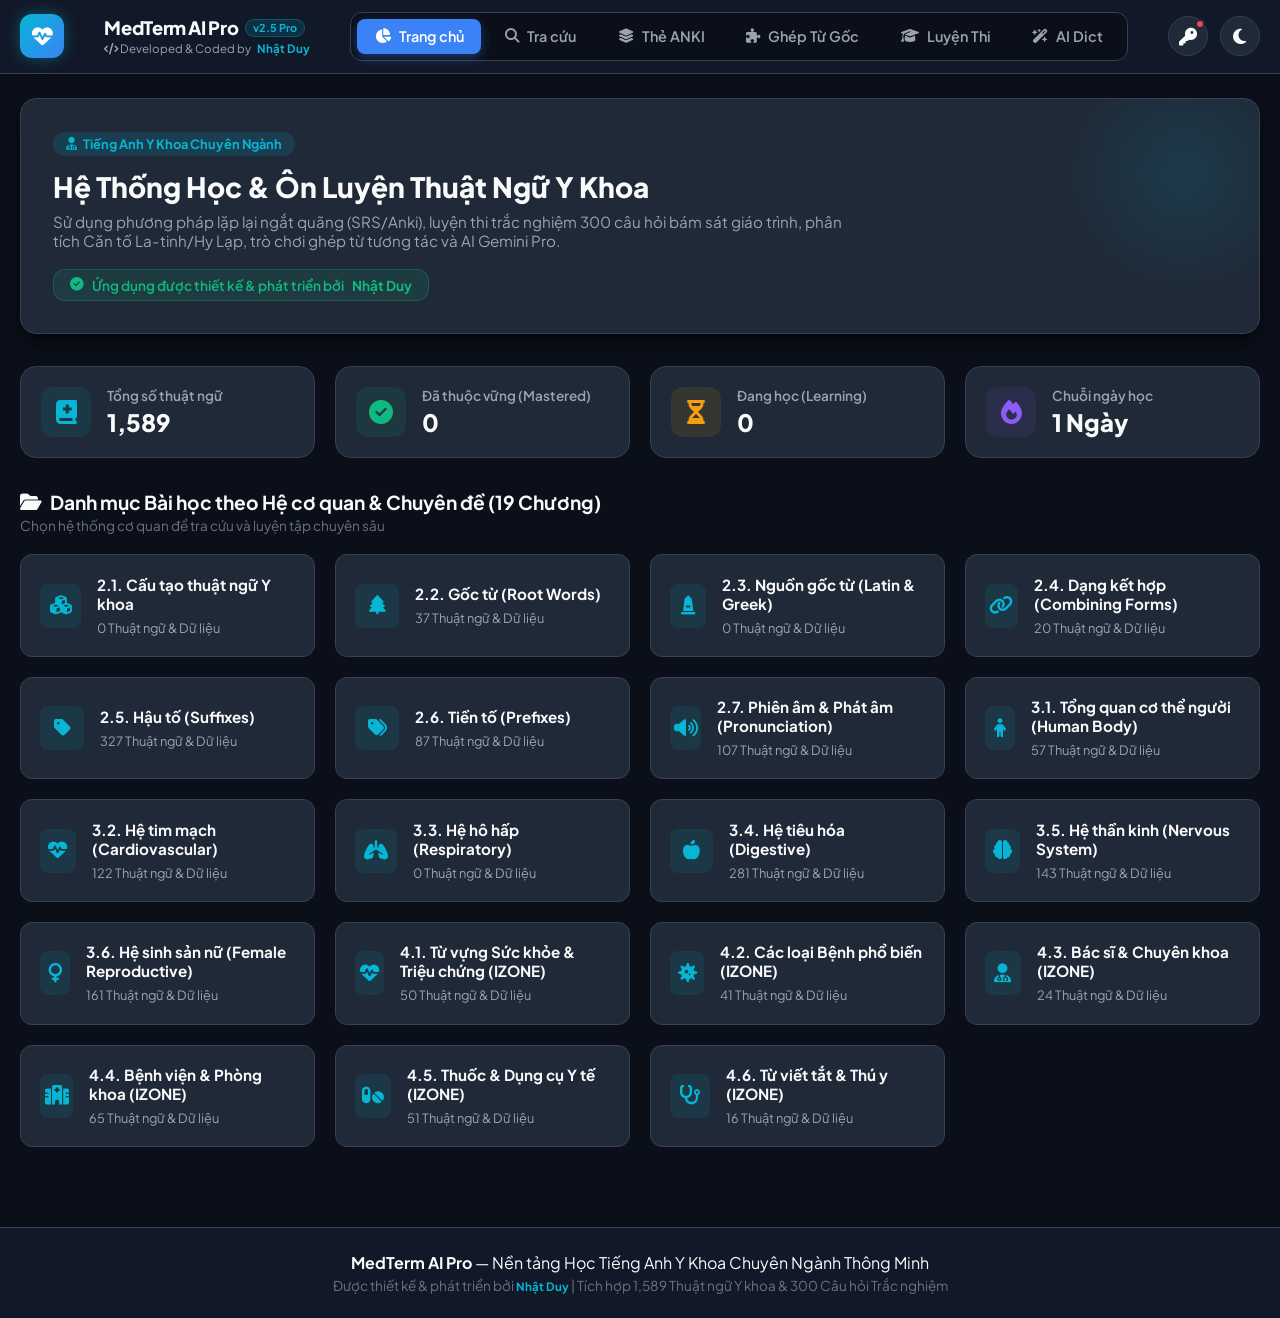
<file: index.html>
<!DOCTYPE html>
<html lang="vi" data-theme="dark">
<head>
  <meta charset="UTF-8">
  <meta name="viewport" content="width=device-width, initial-scale=1.0, maximum-scale=1.0, user-scalable=no">
  <title>MedTerm AI Pro - Tiếng Anh Y Khoa Chuyên Ngành (Nhật Duy)</title>
  <link rel="preconnect" href="https://fonts.googleapis.com">
  <link rel="preconnect" href="https://fonts.gstatic.com" crossorigin>
  <link href="https://fonts.googleapis.com/css2?family=Plus+Jakarta+Sans:wght@300;400;500;600;700;800&family=JetBrains+Mono:wght@400;500;600&display=swap" rel="stylesheet">
  <link rel="stylesheet" href="https://cdnjs.cloudflare.com/ajax/libs/font-awesome/6.5.1/css/all.min.css">
  <link rel="stylesheet" href="styles.css">
</head>
<body>

  <!-- Header -->
  <header>
    <div class="header-container">
      <a href="#" class="brand">
        <div class="brand-icon"><i class="fa-solid fa-heart-pulse"></i></div>
        <div class="brand-info">
          <div class="brand-title-wrap">
            <span class="brand-title">MedTerm AI Pro</span>
            <span class="brand-badge">v2.5 Pro</span>
          </div>
          <div class="brand-author-row">
            <span class="author-label"><i class="fa-solid fa-code"></i> Developed & Coded by</span>
            <a href="https://www.facebook.com/DuylniEdu" target="_blank" rel="noopener noreferrer" class="author-link">Nhật Duy</a>
          </div>
        </div>
      </a>

      <nav class="nav-tabs desktop-nav">
        <button class="nav-btn active" data-tab="tab-dashboard" onclick="window.switchTab('tab-dashboard')"><i class="fa-solid fa-chart-pie"></i> Trang chủ</button>
        <button class="nav-btn" data-tab="tab-dictionary" onclick="window.switchTab('tab-dictionary')"><i class="fa-solid fa-magnifying-glass"></i> Tra cứu</button>
        <button class="nav-btn" data-tab="tab-flashcards" onclick="window.switchTab('tab-flashcards')"><i class="fa-solid fa-layer-group"></i> Thẻ ANKI</button>
        <button class="nav-btn" data-tab="tab-root-match" onclick="window.switchTab('tab-root-match')"><i class="fa-solid fa-puzzle-piece"></i> Ghép Từ Gốc</button>
        <button class="nav-btn" data-tab="tab-quiz" onclick="window.switchTab('tab-quiz')"><i class="fa-solid fa-graduation-cap"></i> Luyện Thi</button>
        <button class="nav-btn" data-tab="tab-ai-dict" onclick="window.switchTab('tab-ai-dict')"><i class="fa-solid fa-wand-magic-sparkles"></i> AI Dict</button>
      </nav>

      <div class="header-actions">
        <button class="btn-icon" id="btn-api-modal" title="Cấu hình AI Gemini">
          <i class="fa-solid fa-key"></i>
          <span class="api-status-dot" id="api-status-dot"></span>
        </button>
        <button class="btn-icon" id="theme-toggle" title="Đổi giao diện Tối/Sáng"><i class="fa-solid fa-moon"></i></button>
      </div>
    </div>
  </header>

  <!-- Main Content Layout -->
  <main class="app-main">

    <!-- TAB 1: DASHBOARD & PROGRESS -->
    <section id="tab-dashboard" class="tab-content active">
      <div class="hero-banner">
        <div class="hero-left">
          <span class="hero-tag"><i class="fa-solid fa-user-doctor"></i> Tiếng Anh Y Khoa Chuyên Ngành</span>
          <h2>Hệ Thống Học & Ôn Luyện Thuật Ngữ Y Khoa</h2>
          <p>Sử dụng phương pháp lặp lại ngắt quãng (SRS/Anki), luyện thi trắc nghiệm 300 câu hỏi bám sát giáo trình, phân tích Căn tố La-tinh/Hy Lạp, trò chơi ghép từ tương tác và AI Gemini Pro.</p>
          <div class="hero-author-badge">
            <i class="fa-solid fa-circle-check"></i> Ứng dụng được thiết kế & phát triển bởi <a href="https://www.facebook.com/DuylniEdu" target="_blank" rel="noopener noreferrer" class="hero-author-link">Nhật Duy</a>
          </div>
        </div>
      </div>

      <div class="dashboard-grid">
        <div class="stat-card blue">
          <div class="stat-icon"><i class="fa-solid fa-book-medical"></i></div>
          <div class="stat-info">
            <h4>Tổng số thuật ngữ</h4>
            <div class="value" id="stat-total">1,589</div>
          </div>
        </div>

        <div class="stat-card emerald">
          <div class="stat-icon"><i class="fa-solid fa-circle-check"></i></div>
          <div class="stat-info">
            <h4>Đã thuộc vững (Mastered)</h4>
            <div class="value" id="stat-mastered">0</div>
          </div>
        </div>

        <div class="stat-card amber">
          <div class="stat-icon"><i class="fa-solid fa-hourglass-half"></i></div>
          <div class="stat-info">
            <h4>Đang học (Learning)</h4>
            <div class="value" id="stat-learning">0</div>
          </div>
        </div>

        <div class="stat-card purple">
          <div class="stat-icon"><i class="fa-solid fa-fire"></i></div>
          <div class="stat-info">
            <h4>Chuỗi ngày học</h4>
            <div class="value" id="stat-streak">1 Ngày</div>
          </div>
        </div>
      </div>

      <div class="module-selector-section">
        <div class="section-title">
          <h3><i class="fa-solid fa-folder-open"></i> Danh mục Bài học theo Hệ cơ quan & Chuyên đề (19 Chương)</h3>
          <small>Chọn hệ thống cơ quan để tra cứu và luyện tập chuyên sâu</small>
        </div>
        <div class="module-grid" id="module-grid">
          <!-- Modules rendered via JS -->
        </div>
      </div>
    </section>

    <!-- TAB 2: TRA CỨU THUẬT NGỮ -->
    <section id="tab-dictionary" class="tab-content">
      <div class="dictionary-container">
        <div class="search-box-wrapper">
          <i class="fa-solid fa-search search-icon"></i>
          <input type="text" class="search-input" id="dict-search-input" placeholder="Tra cứu thuật ngữ tiếng Anh, tiếng Việt, tiền tố, hậu tố (ví dụ: hyperthyroidism, gastr-, viêm phổi)...">
          <button id="btn-clear-search" class="btn-clear"><i class="fa-solid fa-xmark"></i></button>
        </div>

        <div class="search-filter-bar">
          <select id="dict-module-filter" class="custom-select">
            <option value="all">-- Tất cả hệ cơ quan & chuyên đề --</option>
          </select>
          <span class="search-result-count">Tìm thấy <strong id="search-count">0</strong> thuật ngữ</span>
        </div>

        <div class="dict-list" id="dict-list">
          <!-- Terms rendered via JS -->
        </div>
      </div>
    </section>

    <!-- TAB 3: ANKI SRS FLASHCARDS -->
    <section id="tab-flashcards" class="tab-content">
      <div class="srs-container">
        <div class="srs-top-bar">
          <div class="srs-title" style="font-weight:800; font-size:1.1rem;"><i class="fa-solid fa-brain"></i> Thẻ ANKI (Lặp lại ngắt quãng)</div>
          <select id="srs-module-select" class="custom-select">
            <option value="all">Tất cả bài học</option>
          </select>
        </div>

        <div class="flashcard-wrapper" id="flashcard-wrapper">
          <!-- Card rendered dynamically -->
        </div>

        <div class="srs-controls">
          <button class="rate-btn rate-again" id="rate-again" onclick="window.rateCard(1)">
            <span class="label">🔴 Quên (Again)</span>
            <span class="sub">&lt; 1 phút</span>
          </button>
          <button class="rate-btn rate-hard" id="rate-hard" onclick="window.rateCard(2)">
            <span class="label">🟠 Khó (Hard)</span>
            <span class="sub">1 ngày</span>
          </button>
          <button class="rate-btn rate-good" id="rate-good" onclick="window.rateCard(3)">
            <span class="label">🔵 Tốt (Good)</span>
            <span class="sub">3 ngày</span>
          </button>
          <button class="rate-btn rate-easy" id="rate-easy" onclick="window.rateCard(4)">
            <span class="label">🟢 Dễ (Easy)</span>
            <span class="sub">6 ngày</span>
          </button>
        </div>
      </div>
    </section>

    <!-- TAB 4: GHÉP TỪ GỐC -->
    <section id="tab-root-match" class="tab-content">
      <div class="assembly-wrapper">
        <div class="assembly-header">
          <h2><i class="fa-solid fa-puzzle-piece"></i> Đấu Trường Ghép Căn Tố Y Khoa</h2>
          <p>Phân tách và ghép nối <strong>[Tiền tố] + [Gốc từ] + [Hậu tố]</strong> để tạo thành thuật ngữ Y khoa hoàn chỉnh.</p>
        </div>

        <div class="game-score-bar">
          <div class="score-badge"><i class="fa-solid fa-star" style="color:var(--accent-amber);"></i> Điểm: <strong id="game-score">0</strong></div>
          <div class="score-badge"><i class="fa-solid fa-fire" style="color:var(--accent-rose);"></i> Chuỗi: <strong id="game-combo">0</strong></div>
          
          <button class="btn-toggle-hint" id="btn-toggle-hints" onclick="window.toggleGameHints()">
            <i class="fa-solid fa-eye"></i> Bản dịch: <strong>Bật</strong>
          </button>

          <button class="btn-refresh-game" onclick="window.startRootMatchGame()"><i class="fa-solid fa-rotate-right"></i> Đổi câu hỏi</button>
        </div>

        <div class="assembly-stage-card" id="assembly-stage">
          <!-- Assembly Game Rendered via JS -->
        </div>
      </div>
    </section>

    <!-- TAB 5: LUYỆN THI TRẮC NGHIỆM (300 CÂU HỎI) -->
    <section id="tab-quiz" class="tab-content">
      <div class="quiz-container">

        <!-- Quiz Screen 1: Start & Config -->
        <div id="quiz-start-screen" class="quiz-card">
          <div class="quiz-header">
            <h2><i class="fa-solid fa-graduation-cap"></i> Luyện Thi Trắc Nghiệm Tiếng Anh Y Khoa</h2>
            <p>Ngân hàng 300 câu hỏi chuẩn hóa từ giáo trình & bộ đề thi Y khoa chuyên ngành.</p>
          </div>

          <div class="quiz-info-badges">
            <span class="quiz-badge"><i class="fa-solid fa-shuffle"></i> 30 Câu hỏi ngẫu nhiên</span>
            <span class="quiz-badge"><i class="fa-solid fa-clock"></i> Thời gian: 15 phút</span>
            <span class="quiz-badge"><i class="fa-solid fa-retweet"></i> Đáo hoán vị trí phương án</span>
          </div>

          <div style="margin: 1.5rem 0;">
            <label style="font-weight:700; font-size:1rem; color:var(--text-primary); display:block; margin-bottom:0.8rem;">
              <i class="fa-solid fa-sliders"></i> Chọn chế độ hiển thị kết quả:
            </label>

            <div class="quiz-mode-selector">
              <div class="quiz-mode-card selected" data-mode="end_feedback">
                <div class="quiz-mode-title">
                  <i class="fa-solid fa-flag-checkered"></i> Nộp bài xong mới biết điểm
                </div>
                <div class="quiz-mode-desc">
                  Làm hết 30 câu trong 15 phút, bấm Nộp bài để xem tổng điểm số, thống kê và bảng lời giải chi tiết. Giống môi trường thi thật!
                </div>
              </div>

              <div class="quiz-mode-card" data-mode="instant_feedback">
                <div class="quiz-mode-title">
                  <i class="fa-solid fa-bolt"></i> Tức thì - Câu nào biết kết quả câu đó
                </div>
                <div class="quiz-mode-desc">
                  Hiển thị ngay lập tức đáp án Đúng/Sai và giải thích Y khoa ngay sau khi bạn chọn phương án. Thích hợp để ôn luyện kiến thức!
                </div>
              </div>
            </div>
          </div>

          <div style="text-align:center; margin-top:2rem;">
            <button class="btn-primary" id="btn-start-quiz" onclick="window.startNewQuizExam()" style="padding:0.9rem 2.5rem; font-size:1.1rem; max-width:320px; border-radius:var(--radius-md);">
              <i class="fa-solid fa-play"></i> Bắt Đầu Làm Bài Thi
            </button>
          </div>
        </div>

        <!-- Quiz Screen 2: Active Exam -->
        <div id="quiz-exam-screen" style="display:none;">
          <div id="quiz-active-question-card" class="quiz-card">
            <!-- Rendered dynamically -->
          </div>
        </div>

        <!-- Quiz Screen 3: Results -->
        <div id="quiz-result-screen" style="display:none;">
          <!-- Rendered dynamically -->
        </div>

      </div>
    </section>

    <!-- TAB 6: AI DICTIONARY -->
    <section id="tab-ai-dict" class="tab-content">
      <div class="ai-dict-container">
        <div class="ai-dict-header">
          <h2><span class="brand-blue">AI</span> Dictionary</h2>
          <p>Tra cứu thông minh các thuật ngữ y khoa chuyên ngành được hỗ trợ bởi AI Gemini.</p>
        </div>

        <div class="ai-search-bar">
          <input type="text" id="ai-search-input" placeholder="female reproductive system" value="female reproductive system">
          <button id="btn-ai-search" class="btn-primary-ai" onclick="window.performAiSearch()">Tra cứu</button>
        </div>

        <div id="ai-dict-response" class="ai-response-card">
          <!-- AI Response Output -->
        </div>
      </div>
    </section>

  </main>

  <!-- Mobile Bottom Navigation Bar -->
  <nav class="mobile-nav">
    <button class="mobile-nav-btn active" data-tab="tab-dashboard" onclick="window.switchTab('tab-dashboard')">
      <i class="fa-solid fa-house"></i><span>Trang chủ</span>
    </button>
    <button class="mobile-nav-btn" data-tab="tab-dictionary" onclick="window.switchTab('tab-dictionary')">
      <i class="fa-solid fa-magnifying-glass"></i><span>Tra cứu</span>
    </button>
    <button class="mobile-nav-btn" data-tab="tab-flashcards" onclick="window.switchTab('tab-flashcards')">
      <i class="fa-solid fa-layer-group"></i><span>Anki</span>
    </button>
    <button class="mobile-nav-btn" data-tab="tab-root-match" onclick="window.switchTab('tab-root-match')">
      <i class="fa-solid fa-puzzle-piece"></i><span>Ghép từ</span>
    </button>
    <button class="mobile-nav-btn" data-tab="tab-quiz" onclick="window.switchTab('tab-quiz')">
      <i class="fa-solid fa-graduation-cap"></i><span>Luyện thi</span>
    </button>
    <button class="mobile-nav-btn" data-tab="tab-ai-dict" onclick="window.switchTab('tab-ai-dict')">
      <i class="fa-solid fa-wand-magic-sparkles"></i><span>AI Dict</span>
    </button>
  </nav>

  <!-- Footer -->
  <footer>
    <div class="footer-container">
      <p><b>MedTerm AI Pro</b> — Nền tảng Học Tiếng Anh Y Khoa Chuyên Ngành Thông Minh</p>
      <p style="font-size:0.85rem; color:var(--text-muted); margin-top:4px;">
        Được thiết kế & phát triển bởi <a href="https://www.facebook.com/DuylniEdu" target="_blank" rel="noopener noreferrer" class="author-link">Nhật Duy</a> | Tích hợp 1,589 Thuật ngữ Y khoa & 300 Câu hỏi Trắc nghiệm
      </p>
    </div>
  </footer>

  <!-- Modal API Config -->
  <div id="modal-api-config" class="modal-overlay">
    <div class="modal-card">
      <div class="modal-header">
        <h3><i class="fa-solid fa-robot"></i> Cài Đặt AI Gemini API</h3>
        <button class="btn-close-modal" id="btn-close-api-modal"><i class="fa-solid fa-xmark"></i></button>
      </div>
      <div class="modal-body">
        <p style="font-size:0.9rem; color:var(--text-secondary); margin-bottom:1rem;">
          Dán API Key từ Google AI Studio và điền/chọn Tên Model Gemini bạn muốn dùng.
        </p>

        <div class="form-group">
          <label for="input-api-key"><i class="fa-solid fa-key"></i> Gemini API Key:</label>
          <div class="input-with-paste">
            <input type="password" id="input-api-key" placeholder="AIzaSy...">
            <button id="btn-toggle-key-vis" class="btn-sub"><i class="fa-solid fa-eye"></i></button>
            <button id="btn-paste-api-key" class="btn-sub"><i class="fa-solid fa-paste"></i> Dán</button>
          </div>
        </div>

        <div class="form-group">
          <label for="input-model-name"><i class="fa-solid fa-microchip"></i> Tên Model Gemini (Tự điền/Chọn):</label>
          <input type="text" id="input-model-name" list="model-suggestions" placeholder="gemini-2.5-flash" value="gemini-2.5-flash">
          <datalist id="model-suggestions">
            <option value="gemini-2.5-flash">gemini-2.5-flash (Khuyên dùng)</option>
            <option value="gemini-1.5-flash">gemini-1.5-flash</option>
            <option value="gemini-2.0-flash">gemini-2.0-flash</option>
            <option value="gemini-1.5-pro">gemini-1.5-pro</option>
          </datalist>
          <small style="color:var(--text-muted); font-size:0.8rem; display:block; margin-top:4px;">Bạn có thể gõ bất kỳ tên Model nào (ví dụ: gemini-2.5-flash, gemini-flash...).</small>
        </div>

        <div class="modal-footer-actions">
          <button id="btn-save-api-key" class="btn-primary"><i class="fa-solid fa-floppy-disk"></i> Lưu Cấu Hình</button>
          <button id="btn-clear-api-key" class="btn-secondary"><i class="fa-solid fa-eraser"></i> Xóa Key</button>
        </div>

        <div id="api-key-msg" class="api-msg-box"></div>
      </div>
    </div>
  </div>

  <!-- Modal Term Detail -->
  <div id="modal-term-detail" class="modal-overlay">
    <div class="modal-card">
      <div class="modal-header">
        <h3 id="m-term-title">Medical Term</h3>
        <button class="btn-close-modal" id="btn-close-term-modal"><i class="fa-solid fa-xmark"></i></button>
      </div>
      <div class="modal-body" id="m-term-body"></div>
    </div>
  </div>

  <!-- JavaScript Scripts -->
  <script src="data.js"></script>
  <script src="app.js"></script>
</body>
</html>
</file>
<file: styles.css>
/* MedTerm AI Pro - Premium Dark Theme CSS
   Designed & Coded by Nhật Duy
*/

:root {
  --bg-primary: #0b0f19;
  --bg-secondary: #111827;
  --bg-card: #1f2937;
  --bg-card-hover: #374151;
  --border-color: #374151;
  
  --text-primary: #f9fafb;
  --text-secondary: #9ca3af;
  --text-muted: #6b7280;
  
  --accent-cyan: #06b6d4;
  --accent-blue: #3b82f6;
  --accent-emerald: #10b981;
  --accent-rose: #f43f5e;
  --accent-amber: #f59e0b;
  --accent-purple: #8b5cf6;
  --accent-pink: #ec4899;
  
  --gradient-glow: linear-gradient(135deg, #06b6d4, #3b82f6);
  --gradient-purple: linear-gradient(135deg, #8b5cf6, #ec4899);
  --shadow-main: 0 10px 25px -5px rgba(0, 0, 0, 0.5), 0 8px 10px -6px rgba(0, 0, 0, 0.5);
  
  --radius-sm: 8px;
  --radius-md: 12px;
  --radius-lg: 16px;
  --radius-full: 9999px;
  
  --font-sans: 'Plus Jakarta Sans', system-ui, -apple-system, sans-serif;
  --font-mono: 'JetBrains Mono', monospace;
}

[data-theme="light"] {
  --bg-primary: #f3f4f6;
  --bg-secondary: #ffffff;
  --bg-card: #ffffff;
  --bg-card-hover: #f9fafb;
  --border-color: #e5e7eb;
  --text-primary: #111827;
  --text-secondary: #4b5563;
  --text-muted: #9ca3af;
}

* {
  box-sizing: border-box;
  margin: 0;
  padding: 0;
  font-family: var(--font-sans);
  -webkit-tap-highlight-color: transparent;
}

body {
  background-color: var(--bg-primary);
  color: var(--text-primary);
  min-height: 100vh;
  display: flex;
  flex-direction: column;
  overflow-x: hidden;
}

/* Header & Navigation */
header {
  background-color: var(--bg-secondary);
  border-bottom: 1px solid var(--border-color);
  position: sticky;
  top: 0;
  z-index: 100;
  backdrop-filter: blur(12px);
}

.header-container {
  max-width: 1280px;
  margin: 0 auto;
  padding: 0.75rem 1.25rem;
  display: flex;
  align-items: center;
  justify-content: space-between;
}

.brand {
  display: flex;
  align-items: center;
  gap: 0.75rem;
  text-decoration: none;
  color: var(--text-primary);
  flex-shrink: 0;
}

.brand-icon {
  width: 44px;
  height: 44px;
  background: var(--gradient-glow);
  border-radius: var(--radius-md);
  display: flex;
  align-items: center;
  justify-content: center;
  font-size: 1.3rem;
  color: #fff;
  box-shadow: 0 0 15px rgba(6, 182, 212, 0.4);
}

.brand-info {
  display: flex;
  flex-direction: column;
  justify-content: center;
}

.brand-title-wrap {
  display: flex;
  align-items: center;
  gap: 0.4rem;
  white-space: nowrap;
}

.brand-title {
  font-weight: 800;
  font-size: 1.15rem;
  letter-spacing: -0.02em;
  color: var(--text-primary);
}

.brand-badge {
  font-size: 0.68rem;
  background: rgba(6, 182, 212, 0.15);
  color: var(--accent-cyan);
  border: 1px solid rgba(6, 182, 212, 0.3);
  padding: 0.1rem 0.45rem;
  border-radius: var(--radius-full);
  font-weight: 700;
}

.author-credit {
  font-size: 0.72rem;
  color: var(--text-secondary);
  white-space: nowrap;
  margin-top: 2px;
}

.author-link {
  color: var(--accent-cyan);
  font-size: 0.72rem;
  font-weight: 600;
  text-decoration: none;
}

.author-link:hover {
  text-decoration: underline;
}

.hero-author-link {
  color: var(--accent-emerald);
  font-size: 0.85rem;
  font-weight: 700;
  text-decoration: none;
}

.hero-author-link:hover {
  text-decoration: underline;
}

.nav-tabs {
  display: flex;
  align-items: center;
  gap: 0.4rem;
  background: var(--bg-primary);
  padding: 0.35rem;
  border-radius: var(--radius-md);
  border: 1px solid var(--border-color);
}

.nav-btn {
  background: transparent;
  border: none;
  color: var(--text-secondary);
  padding: 0.55rem 1.1rem;
  border-radius: var(--radius-sm);
  font-weight: 600;
  font-size: 0.9rem;
  cursor: pointer;
  transition: all 0.2s ease;
  display: flex;
  align-items: center;
  gap: 0.5rem;
}

.nav-btn:hover {
  color: var(--text-primary);
  background: rgba(255, 255, 255, 0.05);
}

.nav-btn.active {
  background: var(--accent-blue);
  color: #ffffff;
  box-shadow: 0 4px 12px rgba(59, 130, 246, 0.35);
}

.header-actions {
  display: flex;
  align-items: center;
  gap: 0.75rem;
}

.btn-icon {
  position: relative;
  width: 40px;
  height: 40px;
  border-radius: 50%;
  border: 1px solid var(--border-color);
  background: var(--bg-card);
  color: var(--text-primary);
  font-size: 1.1rem;
  cursor: pointer;
  display: flex;
  align-items: center;
  justify-content: center;
  transition: all 0.2s ease;
}

.btn-icon:hover {
  border-color: var(--accent-cyan);
  background: var(--bg-card-hover);
}

.api-status-dot {
  position: absolute;
  top: 2px;
  right: 2px;
  width: 10px;
  height: 10px;
  border-radius: 50%;
  background-color: var(--accent-rose);
  border: 2px solid var(--bg-card);
}

.api-status-dot.active {
  background-color: var(--accent-emerald);
  box-shadow: 0 0 8px var(--accent-emerald);
}

/* Mobile Nav Bar */
.mobile-nav {
  display: none;
  position: fixed;
  bottom: 0;
  left: 0;
  right: 0;
  background: var(--bg-secondary);
  backdrop-filter: blur(12px);
  border-top: 1px solid var(--border-color);
  padding: 8px 6px calc(8px + env(safe-area-inset-bottom, 0px)) 6px;
  justify-content: space-around;
  z-index: 1000;
  box-shadow: 0 -5px 20px rgba(0, 0, 0, 0.3);
}

.mobile-nav-btn {
  background: transparent;
  border: none;
  color: var(--text-secondary);
  display: flex;
  flex-direction: column;
  align-items: center;
  gap: 3px;
  font-size: 0.68rem;
  font-weight: 600;
  cursor: pointer;
  flex: 1;
  padding: 4px 0;
}

.mobile-nav-btn i { font-size: 1.15rem; }
.mobile-nav-btn.active { color: var(--accent-cyan); }

/* Main App Layout */
.app-main {
  max-width: 1280px;
  width: 100%;
  margin: 0 auto;
  padding: 1.5rem 1.25rem 5rem 1.25rem;
  flex: 1;
}

.tab-content {
  display: none;
  animation: fadeIn 0.3s ease;
}

.tab-content.active {
  display: block !important;
}

@keyframes fadeIn {
  from { opacity: 0; transform: translateY(6px); }
  to { opacity: 1; transform: translateY(0); }
}

/* Hero Banner */
.hero-banner {
  background: var(--bg-card);
  border: 1px solid var(--border-color);
  border-radius: var(--radius-lg);
  padding: 2rem;
  margin-bottom: 2rem;
  box-shadow: var(--shadow-main);
  position: relative;
  overflow: hidden;
}

.hero-banner::after {
  content: '';
  position: absolute;
  right: -50px;
  top: -50px;
  width: 250px;
  height: 250px;
  background: radial-gradient(circle, rgba(6, 182, 212, 0.12), transparent 70%);
  pointer-events: none;
}

.hero-tag {
  display: inline-flex;
  align-items: center;
  gap: 0.4rem;
  background: rgba(6, 182, 212, 0.15);
  color: var(--accent-cyan);
  padding: 0.25rem 0.8rem;
  border-radius: var(--radius-full);
  font-size: 0.8rem;
  font-weight: 700;
  margin-bottom: 0.8rem;
}

.hero-left h2 {
  font-size: 1.75rem;
  font-weight: 800;
  margin-bottom: 0.5rem;
  color: var(--text-primary);
}

.hero-left p {
  color: var(--text-secondary);
  font-size: 0.95rem;
  max-width: 800px;
  margin-bottom: 1.2rem;
}

.hero-author-badge {
  display: inline-flex;
  align-items: center;
  gap: 0.5rem;
  background: rgba(16, 185, 129, 0.12);
  color: var(--accent-emerald);
  border: 1px solid rgba(16, 185, 129, 0.25);
  padding: 0.4rem 1rem;
  border-radius: var(--radius-md);
  font-size: 0.85rem;
  font-weight: 600;
}

/* Dashboard Cards Grid */
.dashboard-grid {
  display: grid;
  grid-template-columns: repeat(auto-fit, minmax(240px, 1fr));
  gap: 1.25rem;
  margin-bottom: 2rem;
}

.stat-card {
  background: var(--bg-card);
  border: 1px solid var(--border-color);
  border-radius: var(--radius-lg);
  padding: 1.25rem;
  display: flex;
  align-items: center;
  gap: 1rem;
  transition: transform 0.2s ease, border-color 0.2s ease;
}

.stat-card:hover {
  transform: translateY(-2px);
  border-color: var(--accent-cyan);
}

.stat-icon {
  width: 50px;
  height: 50px;
  border-radius: var(--radius-md);
  display: flex;
  align-items: center;
  justify-content: center;
  font-size: 1.5rem;
  background: rgba(255, 255, 255, 0.05);
}

.stat-card.blue .stat-icon { color: var(--accent-cyan); background: rgba(6, 182, 212, 0.1); }
.stat-card.emerald .stat-icon { color: var(--accent-emerald); background: rgba(16, 185, 129, 0.1); }
.stat-card.amber .stat-icon { color: var(--accent-amber); background: rgba(245, 158, 11, 0.1); }
.stat-card.purple .stat-icon { color: var(--accent-purple); background: rgba(139, 92, 246, 0.1); }

.stat-info h4 {
  font-size: 0.85rem;
  color: var(--text-secondary);
  font-weight: 600;
}

.stat-info .value {
  font-size: 1.5rem;
  font-weight: 800;
  margin-top: 0.2rem;
  color: var(--text-primary);
}

/* Module Grid */
.module-selector-section {
  margin-top: 2rem;
}

.section-title {
  margin-bottom: 1.2rem;
}

.section-title h3 {
  font-size: 1.2rem;
  font-weight: 700;
  display: flex;
  align-items: center;
  gap: 0.5rem;
  color: var(--text-primary);
}

.section-title small {
  color: var(--text-muted);
  font-size: 0.85rem;
}

.module-grid {
  display: grid;
  grid-template-columns: repeat(auto-fill, minmax(280px, 1fr));
  gap: 1.25rem;
}

.module-card {
  background: var(--bg-card);
  border: 1px solid var(--border-color);
  border-radius: var(--radius-md);
  padding: 1.2rem;
  cursor: pointer;
  transition: all 0.2s ease;
  display: flex;
  align-items: center;
  gap: 1rem;
}

.module-card:hover {
  background: var(--bg-card-hover);
  border-color: var(--accent-cyan);
  transform: translateY(-2px);
  box-shadow: var(--shadow-main);
}

.module-card-icon {
  width: 44px;
  height: 44px;
  border-radius: var(--radius-sm);
  background: rgba(6, 182, 212, 0.1);
  color: var(--accent-cyan);
  display: flex;
  align-items: center;
  justify-content: center;
  font-size: 1.2rem;
}

.module-card-info h4 {
  font-size: 0.95rem;
  font-weight: 700;
  margin-bottom: 0.2rem;
  color: var(--text-primary);
}

.module-card-info span {
  font-size: 0.8rem;
  color: var(--text-secondary);
}

/* Dictionary & Search Tab */
.dictionary-container {
  max-width: 1000px;
  margin: 0 auto;
}

.search-box-wrapper {
  position: relative;
  margin-bottom: 1rem;
}

.search-icon {
  position: absolute;
  left: 1.2rem;
  top: 50%;
  transform: translateY(-50%);
  color: var(--text-muted);
  font-size: 1.1rem;
}

.search-input {
  width: 100%;
  padding: 1rem 3rem 1rem 3rem;
  background: var(--bg-secondary);
  border: 1px solid var(--border-color);
  border-radius: var(--radius-lg);
  color: var(--text-primary);
  font-size: 1rem;
  transition: all 0.2s ease;
}

.search-input:focus {
  outline: none;
  border-color: var(--accent-cyan);
  box-shadow: 0 0 0 3px rgba(6, 182, 212, 0.15);
}

.btn-clear {
  position: absolute;
  right: 1.2rem;
  top: 50%;
  transform: translateY(-50%);
  background: transparent;
  border: none;
  color: var(--text-muted);
  cursor: pointer;
  display: none;
}

.search-filter-bar {
  display: flex;
  justify-content: space-between;
  align-items: center;
  margin-bottom: 1.5rem;
  flex-wrap: wrap;
  gap: 1rem;
}

.custom-select {
  padding: 0.6rem 1rem;
  background: var(--bg-secondary);
  border: 1px solid var(--border-color);
  border-radius: var(--radius-md);
  color: var(--text-primary);
  font-size: 0.9rem;
  cursor: pointer;
  max-width: 100%;
}

.dict-list {
  display: grid;
  grid-template-columns: repeat(auto-fill, minmax(300px, 1fr));
  gap: 1.25rem;
}

.term-card {
  background: var(--bg-card);
  border: 1px solid var(--border-color);
  border-radius: var(--radius-md);
  padding: 1.25rem;
  transition: all 0.2s ease;
  display: flex;
  flex-direction: column;
  justify-content: space-between;
}

.term-card:hover {
  border-color: var(--accent-cyan);
  box-shadow: var(--shadow-main);
}

.term-card-title {
  font-size: 1.15rem;
  font-weight: 800;
  color: var(--text-primary);
}

.term-card-phonetic {
  font-family: var(--font-mono);
  color: var(--accent-cyan);
  font-size: 0.85rem;
  margin: 0.2rem 0 0.6rem 0;
}

.term-card-meaning {
  font-weight: 700;
  color: var(--accent-emerald);
  font-size: 0.95rem;
  margin-bottom: 0.6rem;
}

.term-card-note {
  font-size: 0.85rem;
  color: var(--text-secondary);
  line-height: 1.4;
  margin-bottom: 1rem;
}

.term-card-footer {
  display: flex;
  justify-content: space-between;
  align-items: center;
  border-top: 1px solid var(--border-color);
  padding-top: 0.75rem;
}

.btn-sm-ai {
  background: rgba(59, 130, 246, 0.15);
  color: var(--accent-blue);
  border: 1px solid rgba(59, 130, 246, 0.3);
  padding: 0.3rem 0.8rem;
  border-radius: var(--radius-sm);
  font-size: 0.75rem;
  font-weight: 700;
  cursor: pointer;
}

.btn-sm-ai:hover {
  background: var(--accent-blue);
  color: #fff;
}

/* SRS Flashcards */
.srs-container {
  max-width: 680px;
  margin: 0 auto;
}

.srs-top-bar {
  display: flex;
  justify-content: space-between;
  align-items: center;
  margin-bottom: 1.5rem;
  flex-wrap: wrap;
  gap: 0.75rem;
}

.flashcard-wrapper {
  perspective: 1000px;
  margin-bottom: 1.5rem;
}

.flashcard {
  background: var(--bg-card);
  border: 1px solid var(--border-color);
  border-radius: var(--radius-lg);
  min-height: 340px;
  padding: 2rem;
  display: flex;
  flex-direction: column;
  align-items: center;
  justify-content: center;
  text-align: center;
  cursor: pointer;
  position: relative;
  box-shadow: var(--shadow-main);
  transition: transform 0.3s ease, background 0.3s ease;
}

.flashcard.flipped {
  background: var(--bg-card-hover);
  border-color: var(--accent-purple);
}

.srs-controls {
  display: grid;
  grid-template-columns: repeat(4, 1fr);
  gap: 0.75rem;
}

.rate-btn {
  padding: 0.8rem 0.4rem;
  border: none;
  border-radius: var(--radius-md);
  color: #fff;
  font-weight: 700;
  font-size: 0.85rem;
  cursor: pointer;
  display: flex;
  flex-direction: column;
  align-items: center;
  gap: 0.2rem;
  transition: all 0.2s ease;
}

.rate-btn .sub { font-size: 0.7rem; font-weight: 400; opacity: 0.85; }
.rate-again { background: #e11d48; }
.rate-hard { background: #d97706; }
.rate-good { background: #059669; }
.rate-easy { background: #2563eb; }

.rate-btn:hover { filter: brightness(1.15); transform: translateY(-2px); }

/* SRS Completion Card */
.srs-complete-card {
  background: var(--bg-card);
  border: 1px solid var(--border-color);
  border-radius: var(--radius-lg);
  padding: 2.2rem 1.5rem;
  text-align: center;
  box-shadow: var(--shadow-main);
}

.srs-complete-title {
  font-size: 1.5rem;
  font-weight: 800;
  color: var(--accent-emerald);
  margin-bottom: 0.5rem;
  display: flex;
  align-items: center;
  justify-content: center;
  gap: 0.5rem;
}

.srs-complete-subtitle {
  color: var(--text-secondary);
  font-size: 0.95rem;
  margin-bottom: 1.5rem;
}

.srs-complete-actions {
  display: flex;
  flex-wrap: wrap;
  gap: 0.75rem;
  justify-content: center;
  margin-bottom: 1.5rem;
}

.srs-module-picker-heading {
  font-size: 0.95rem;
  font-weight: 700;
  color: var(--text-primary);
  margin: 1.5rem 0 0.8rem 0;
  text-align: left;
  border-top: 1px solid var(--border-color);
  padding-top: 1.2rem;
}

.srs-module-grid {
  display: grid;
  grid-template-columns: repeat(auto-fill, minmax(220px, 1fr));
  gap: 0.75rem;
  text-align: left;
  max-height: 280px;
  overflow-y: auto;
  padding-right: 4px;
}

.srs-mod-btn {
  background: var(--bg-secondary);
  border: 1px solid var(--border-color);
  border-radius: var(--radius-md);
  padding: 0.75rem 0.9rem;
  color: var(--text-primary);
  font-weight: 600;
  font-size: 0.85rem;
  cursor: pointer;
  transition: all 0.2s ease;
  display: flex;
  align-items: center;
  justify-content: space-between;
}

.srs-mod-btn:hover {
  border-color: var(--accent-cyan);
  background: var(--bg-card-hover);
  color: var(--accent-cyan);
}

.srs-mod-btn span.badge-cnt {
  font-size: 0.75rem;
  background: rgba(6, 182, 212, 0.15);
  color: var(--accent-cyan);
  padding: 2px 6px;
  border-radius: 10px;
}

/* ROOT MATCHING GAME STAGE */
.assembly-wrapper {
  max-width: 800px;
  margin: 0 auto;
}

.assembly-header {
  text-align: center;
  margin-bottom: 1.5rem;
}

.assembly-header h2 {
  font-size: 1.8rem;
  font-weight: 800;
  margin-bottom: 0.4rem;
  color: var(--text-primary);
}

.game-score-bar {
  display: flex;
  justify-content: space-between;
  align-items: center;
  background: var(--bg-secondary);
  border: 1px solid var(--border-color);
  padding: 0.75rem 1.25rem;
  border-radius: var(--radius-md);
  margin-bottom: 1.5rem;
  flex-wrap: wrap;
  gap: 0.75rem;
}

.score-badge {
  font-size: 0.95rem;
  font-weight: 700;
  display: flex;
  align-items: center;
  gap: 0.4rem;
  color: var(--text-primary);
}

.btn-toggle-hint {
  background: var(--bg-card);
  border: 1px solid var(--border-color);
  color: var(--text-primary);
  padding: 0.5rem 0.9rem;
  border-radius: var(--radius-sm);
  font-weight: 600;
  font-size: 0.85rem;
  cursor: pointer;
  display: flex;
  align-items: center;
  gap: 0.4rem;
  transition: all 0.2s ease;
}

.btn-toggle-hint:hover {
  border-color: var(--accent-cyan);
  color: var(--accent-cyan);
}

.btn-refresh-game {
  background: var(--bg-card);
  border: 1px solid var(--border-color);
  color: var(--text-primary);
  padding: 0.5rem 1rem;
  border-radius: var(--radius-sm);
  font-weight: 600;
  cursor: pointer;
}

.btn-refresh-game:hover {
  border-color: var(--accent-cyan);
}

.assembly-stage-card {
  background: var(--bg-card);
  border: 1px solid var(--border-color);
  border-radius: var(--radius-lg);
  padding: 2rem;
  box-shadow: var(--shadow-main);
  position: relative;
}

.target-definition-box {
  background: var(--bg-secondary);
  border: 1px solid rgba(6, 182, 212, 0.3);
  padding: 1.25rem;
  border-radius: var(--radius-md);
  text-align: center;
  margin-bottom: 2rem;
}

.target-definition-box h3 {
  font-size: 1.3rem;
  color: var(--accent-emerald);
  font-weight: 800;
  margin-top: 0.4rem;
}

.assembly-drop-zone {
  display: flex;
  align-items: center;
  justify-content: center;
  gap: 0.75rem;
  min-height: 70px;
  background: var(--bg-primary);
  border: 2px dashed var(--border-color);
  border-radius: var(--radius-md);
  padding: 0.75rem;
  margin-bottom: 2rem;
  flex-wrap: wrap;
}

.part-card {
  padding: 0.8rem 1.2rem;
  border-radius: var(--radius-md);
  font-weight: 800;
  font-size: 1.1rem;
  font-family: var(--font-mono);
  cursor: pointer;
  transition: all 0.2s ease;
  box-shadow: 0 4px 12px rgba(0, 0, 0, 0.2);
  display: flex;
  align-items: center;
  gap: 0.5rem;
  border: none;
}

.part-card.prefix {
  background: linear-gradient(135deg, #8b5cf6, #6366f1);
  color: #fff;
}

.part-card.root {
  background: linear-gradient(135deg, #0284c7, #06b6d4);
  color: #fff;
}

.part-card.suffix {
  background: linear-gradient(135deg, #059669, #10b981);
  color: #fff;
}

.part-card:hover {
  transform: scale(1.05);
}

.part-card.selected-part {
  opacity: 0.35;
  pointer-events: none;
  transform: none !important;
  filter: grayscale(0.5);
}

.assembly-pool {
  display: flex;
  justify-content: center;
  gap: 0.75rem;
  flex-wrap: wrap;
}

.assembly-feedback {
  text-align: center;
  margin-top: 1.5rem;
  font-size: 1.1rem;
  font-weight: 800;
}

/* QUIZ EXAM TAB STYLING */
.quiz-container {
  max-width: 850px;
  margin: 0 auto;
}

.quiz-header {
  text-align: center;
  margin-bottom: 1.5rem;
}

.quiz-header h2 {
  font-size: 1.8rem;
  font-weight: 800;
  margin-bottom: 0.4rem;
  color: var(--text-primary);
}

.quiz-card {
  background: var(--bg-card);
  border: 1px solid var(--border-color);
  border-radius: var(--radius-lg);
  padding: 1.75rem;
  box-shadow: var(--shadow-main);
}

.quiz-info-badges {
  display: flex;
  justify-content: center;
  gap: 1rem;
  flex-wrap: wrap;
  margin-bottom: 1.5rem;
}

.quiz-badge {
  background: rgba(6, 182, 212, 0.12);
  color: var(--accent-cyan);
  border: 1px solid rgba(6, 182, 212, 0.25);
  padding: 0.4rem 0.9rem;
  border-radius: var(--radius-full);
  font-size: 0.85rem;
  font-weight: 700;
  display: flex;
  align-items: center;
  gap: 0.4rem;
}

.quiz-mode-selector {
  display: grid;
  grid-template-columns: repeat(auto-fit, minmax(260px, 1fr));
  gap: 1rem;
  margin: 1.5rem 0;
}

.quiz-mode-card {
  background: var(--bg-secondary);
  border: 2px solid var(--border-color);
  border-radius: var(--radius-md);
  padding: 1.25rem;
  cursor: pointer;
  transition: all 0.2s ease;
  display: flex;
  flex-direction: column;
  gap: 0.5rem;
}

.quiz-mode-card:hover {
  border-color: var(--accent-cyan);
}

.quiz-mode-card.selected {
  border-color: var(--accent-cyan);
  background: rgba(6, 182, 212, 0.12);
}

.quiz-mode-title {
  font-weight: 800;
  font-size: 1rem;
  color: var(--text-primary);
  display: flex;
  align-items: center;
  gap: 0.5rem;
}

.quiz-mode-desc {
  font-size: 0.83rem;
  color: var(--text-secondary);
  line-height: 1.4;
}

.quiz-top-bar {
  display: flex;
  justify-content: space-between;
  align-items: center;
  background: var(--bg-secondary);
  border: 1px solid var(--border-color);
  padding: 0.75rem 1.25rem;
  border-radius: var(--radius-md);
  margin-bottom: 1.25rem;
  font-weight: 700;
  flex-wrap: wrap;
  gap: 0.5rem;
  color: var(--text-primary);
}

.quiz-timer {
  font-family: var(--font-mono);
  font-size: 1.2rem;
  color: var(--accent-amber);
  display: flex;
  align-items: center;
  gap: 0.4rem;
  background: rgba(245, 158, 11, 0.1);
  padding: 0.3rem 0.8rem;
  border-radius: var(--radius-sm);
  border: 1px solid rgba(245, 158, 11, 0.25);
}

.quiz-timer.urgent {
  color: var(--accent-rose);
  background: rgba(244, 63, 94, 0.15);
  border-color: rgba(244, 63, 94, 0.3);
  animation: pulse 1s infinite;
}

@keyframes pulse {
  0%, 100% { opacity: 1; }
  50% { opacity: 0.6; }
}

.quiz-q-text {
  font-size: 1.15rem;
  font-weight: 700;
  line-height: 1.5;
  color: var(--text-primary);
  margin-bottom: 1.25rem;
}

.quiz-options {
  display: flex;
  flex-direction: column;
  gap: 0.75rem;
  margin: 1.25rem 0;
}

.quiz-opt-btn {
  background: var(--bg-secondary);
  border: 1px solid var(--border-color);
  border-radius: var(--radius-md);
  padding: 0.9rem 1.2rem;
  color: var(--text-primary);
  font-size: 0.95rem;
  font-weight: 600;
  text-align: left;
  cursor: pointer;
  transition: all 0.2s ease;
  display: flex;
  align-items: flex-start;
  gap: 0.75rem;
  width: 100%;
}

.quiz-opt-btn:hover {
  border-color: var(--accent-cyan);
  background: var(--bg-card-hover);
}

.quiz-opt-btn.selected {
  border-color: var(--accent-blue);
  background: rgba(59, 130, 246, 0.2);
}

.quiz-opt-btn.correct {
  border-color: var(--accent-emerald) !important;
  background: rgba(16, 185, 129, 0.25) !important;
  color: var(--text-primary) !important;
}

.quiz-opt-btn.wrong {
  border-color: var(--accent-rose) !important;
  background: rgba(244, 63, 94, 0.25) !important;
  color: var(--text-primary) !important;
}

.quiz-opt-key {
  width: 28px;
  height: 28px;
  border-radius: 50%;
  background: rgba(125, 125, 125, 0.2);
  display: flex;
  align-items: center;
  justify-content: center;
  font-weight: 800;
  font-size: 0.85rem;
  flex-shrink: 0;
  margin-top: 1px;
}

.quiz-explanation-box {
  background: rgba(16, 185, 129, 0.1);
  border: 1px solid rgba(16, 185, 129, 0.3);
  border-radius: var(--radius-md);
  padding: 1rem 1.25rem;
  margin-top: 1.25rem;
  font-size: 0.9rem;
  line-height: 1.5;
  color: var(--text-primary);
}

.quiz-nav-bar {
  display: flex;
  justify-content: space-between;
  align-items: center;
  margin-top: 1.5rem;
  gap: 0.75rem;
}

.quiz-palette {
  display: grid;
  grid-template-columns: repeat(10, 1fr);
  gap: 0.4rem;
  margin-top: 1.5rem;
  padding-top: 1.2rem;
  border-top: 1px solid var(--border-color);
}

.quiz-num-btn {
  padding: 0.45rem 0;
  background: var(--bg-secondary);
  border: 1px solid var(--border-color);
  border-radius: var(--radius-sm);
  color: var(--text-primary);
  font-weight: 700;
  font-size: 0.8rem;
  cursor: pointer;
  text-align: center;
}

.quiz-num-btn.answered {
  background: var(--accent-blue);
  color: #fff;
  border-color: var(--accent-blue);
}

.quiz-num-btn.current {
  border-color: var(--accent-cyan);
  box-shadow: 0 0 0 2px var(--accent-cyan);
}

.quiz-num-btn.correct-num {
  background: var(--accent-emerald) !important;
  color: #fff !important;
  border-color: var(--accent-emerald) !important;
}

.quiz-num-btn.wrong-num {
  background: var(--accent-rose) !important;
  color: #fff !important;
  border-color: var(--accent-rose) !important;
}

.quiz-result-score {
  text-align: center;
  padding: 1.5rem 0;
}

.score-circle {
  width: 130px;
  height: 130px;
  border-radius: 50%;
  background: var(--gradient-glow);
  display: flex;
  flex-direction: column;
  align-items: center;
  justify-content: center;
  margin: 0 auto 1rem auto;
  box-shadow: 0 0 25px rgba(6, 182, 212, 0.4);
}

.score-circle .big-val {
  font-size: 2.2rem;
  font-weight: 800;
  color: #fff;
}

.score-circle .percent {
  font-size: 0.85rem;
  font-weight: 700;
  color: rgba(255, 255, 255, 0.9);
}

.quiz-review-item {
  background: var(--bg-secondary);
  border: 1px solid var(--border-color);
  border-radius: var(--radius-md);
  padding: 1.2rem;
  margin-bottom: 1rem;
}

.quiz-review-item.is-correct {
  border-left: 4px solid var(--accent-emerald);
}

.quiz-review-item.is-wrong {
  border-left: 4px solid var(--accent-rose);
}

/* AI DICTIONARY */
.ai-dict-container {
  max-width: 800px;
  margin: 0 auto;
}

.ai-dict-header h2 {
  font-size: 1.8rem;
  font-weight: 800;
  margin-bottom: 0.2rem;
  color: var(--text-primary);
}

.brand-blue { color: var(--accent-blue); }

.ai-search-bar {
  display: flex;
  gap: 0.75rem;
  margin: 1.25rem 0 1.5rem 0;
}

.ai-search-bar input {
  flex: 1;
  padding: 0.9rem 1.25rem;
  background: var(--bg-secondary);
  border: 1px solid var(--border-color);
  border-radius: var(--radius-md);
  color: var(--text-primary);
  font-size: 1rem;
}

.btn-primary-ai {
  padding: 0 2rem;
  background: var(--accent-blue);
  border: none;
  border-radius: var(--radius-md);
  color: #fff;
  font-weight: 700;
  font-size: 1rem;
  cursor: pointer;
}

.ai-response-card {
  background: var(--bg-card);
  border: 1px solid var(--border-color);
  border-radius: var(--radius-lg);
  padding: 1.75rem;
  line-height: 1.7;
  color: var(--text-primary);
  font-size: 0.95rem;
  box-shadow: var(--shadow-main);
}

/* Modals */
.modal-overlay {
  display: none;
  position: fixed;
  top: 0; left: 0; right: 0; bottom: 0;
  background: rgba(0, 0, 0, 0.75);
  backdrop-filter: blur(6px);
  z-index: 2000;
  justify-content: center;
  align-items: center;
  padding: 1rem;
}

.modal-overlay.active { display: flex !important; }

.modal-card {
  background: var(--bg-card);
  border: 1px solid var(--border-color);
  border-radius: var(--radius-lg);
  width: 100%;
  max-width: 520px;
  padding: 1.5rem;
  box-shadow: var(--shadow-main);
}

.modal-header {
  display: flex;
  justify-content: space-between;
  align-items: center;
  margin-bottom: 1rem;
  color: var(--text-primary);
}

.btn-close-modal {
  background: transparent;
  border: none;
  color: var(--text-muted);
  font-size: 1.2rem;
  cursor: pointer;
}

.form-group { margin-bottom: 1.2rem; }
.form-group label { display: block; font-weight: 600; font-size: 0.9rem; margin-bottom: 0.4rem; color: var(--text-primary); }

.input-with-paste { display: flex; gap: 0.5rem; }
.input-with-paste input, #input-model-name {
  flex: 1;
  padding: 0.6rem 0.9rem;
  background: var(--bg-primary);
  border: 1px solid var(--border-color);
  border-radius: var(--radius-sm);
  color: var(--text-primary);
  font-size: 0.9rem;
  width: 100%;
}

.btn-sub {
  padding: 0.6rem 0.9rem;
  background: var(--bg-card-hover);
  border: 1px solid var(--border-color);
  color: var(--text-primary);
  border-radius: var(--radius-sm);
  cursor: pointer;
}

.modal-footer-actions { display: flex; gap: 0.75rem; margin-top: 1.5rem; }
.btn-primary { flex: 1; padding: 0.75rem; background: var(--accent-blue); border: none; border-radius: var(--radius-sm); color: #fff; font-weight: 700; cursor: pointer; }
.btn-secondary { padding: 0.75rem 1.25rem; background: var(--bg-card-hover); border: 1px solid var(--border-color); border-radius: var(--radius-sm); color: var(--text-primary); cursor: pointer; }

footer {
  background: var(--bg-secondary);
  border-top: 1px solid var(--border-color);
  padding: 1.5rem 1rem;
  text-align: center;
  margin-top: auto;
}

@media (max-width: 768px) {
  .desktop-nav { display: none !important; }
  .mobile-nav { display: flex !important; }
  .app-main { padding-bottom: 6rem !important; }
  footer { margin-bottom: 4.5rem !important; padding-bottom: 1.5rem !important; }
  .hero-banner { padding: 1.25rem; }
  .hero-left h2 { font-size: 1.3rem; }
  .quiz-palette { grid-template-columns: repeat(5, 1fr); }
  .srs-controls { grid-template-columns: repeat(2, 1fr); }
}

.brand {
  display: flex;
  align-items: center;
  gap: 0.75rem;
  text-decoration: none;
  color: var(--text-primary);
  flex-shrink: 0;
}

.brand-info {
  display: flex;
  flex-direction: column;
  justify-content: center;
  align-items: flex-start;
}

.brand-title-wrap {
  display: flex;
  align-items: center;
  gap: 0.4rem;
  white-space: nowrap;
}

.brand-title {
  font-weight: 800;
  font-size: 1.15rem;
  letter-spacing: -0.02em;
  color: var(--text-primary);
}

.brand-badge {
  font-size: 0.68rem;
  background: rgba(6, 182, 212, 0.15);
  color: var(--accent-cyan);
  border: 1px solid rgba(6, 182, 212, 0.3);
  padding: 0.1rem 0.45rem;
  border-radius: var(--radius-full);
  font-weight: 700;
}

.brand-author-row {
  display: flex;
  align-items: center;
  gap: 0.35rem;
  white-space: nowrap;
  font-size: 0.72rem;
  color: var(--text-secondary);
  margin-top: 2px;
}

.author-label {
  color: var(--text-secondary);
  font-size: 0.72rem;
}

.author-link {
  color: var(--accent-cyan);
  font-size: 0.72rem;
  font-weight: 700;
  text-decoration: none;
}

.author-link:hover {
  text-decoration: underline;
}

.hero-author-link {
  color: var(--accent-emerald);
  font-size: 0.85rem;
  font-weight: 700;
  text-decoration: none;
}

.hero-author-link:hover {
  text-decoration: underline;
}
</file>
